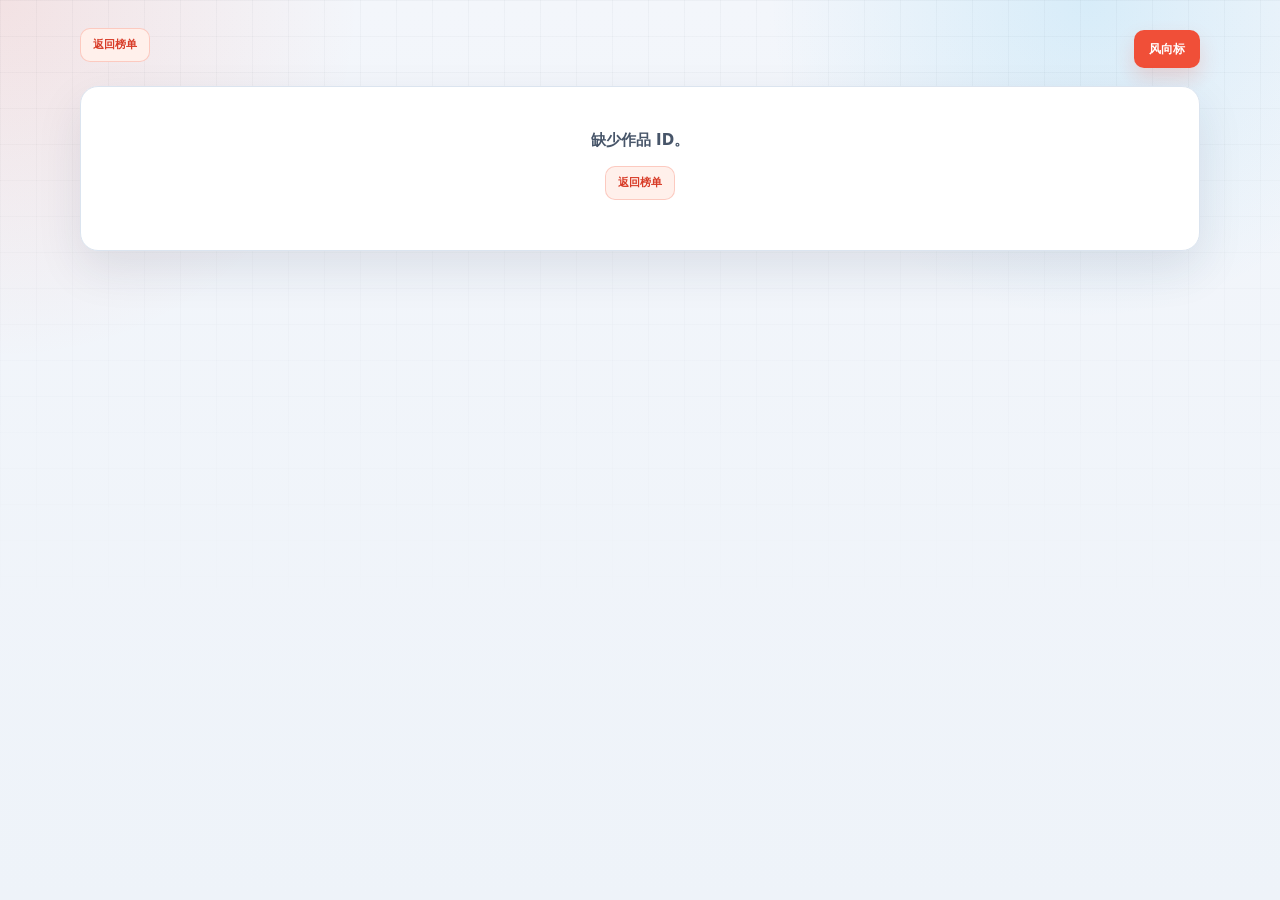
<file: book.html>
<!DOCTYPE html>
<html lang="zh-CN">
<head>
    <meta charset="UTF-8">
    <meta name="viewport" content="width=device-width, initial-scale=1.0">
    <title>作品详情 · 番茄新书榜</title>
    <link rel="stylesheet" href="css/style.css">
    <meta name="description" content="番茄小说作品详情、在读趋势与历史上榜记录">
</head>
<body class="book-page">
    <main class="book-shell">
        <header class="book-topbar">
            <a href="index.html" class="back-link">返回榜单</a>
            <a href="trend.html" class="trend-link-btn">风向标</a>
        </header>

        <section id="book-detail" class="book-detail-page">
            <div class="book-loading">正在读取作品详情...</div>
        </section>
    </main>

    <script src="js/book.js"></script>
</body>
</html>
</file>
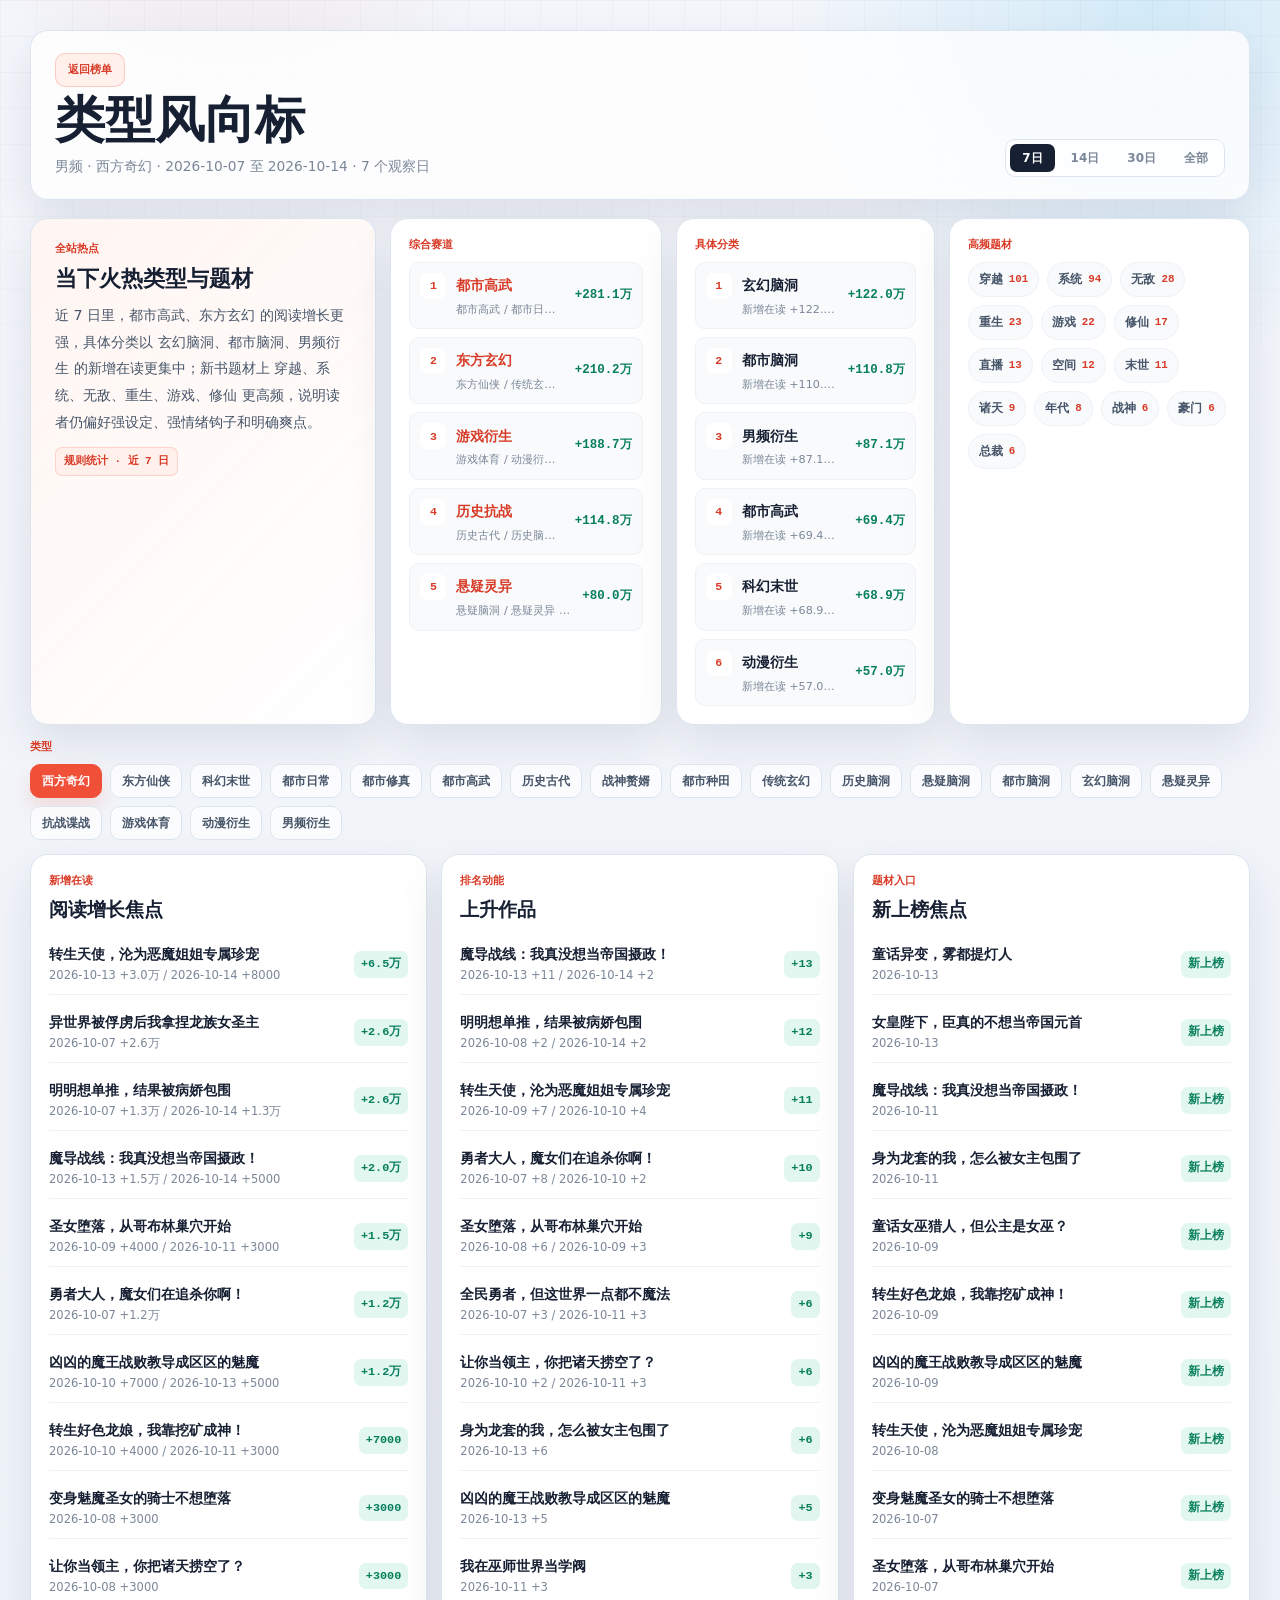
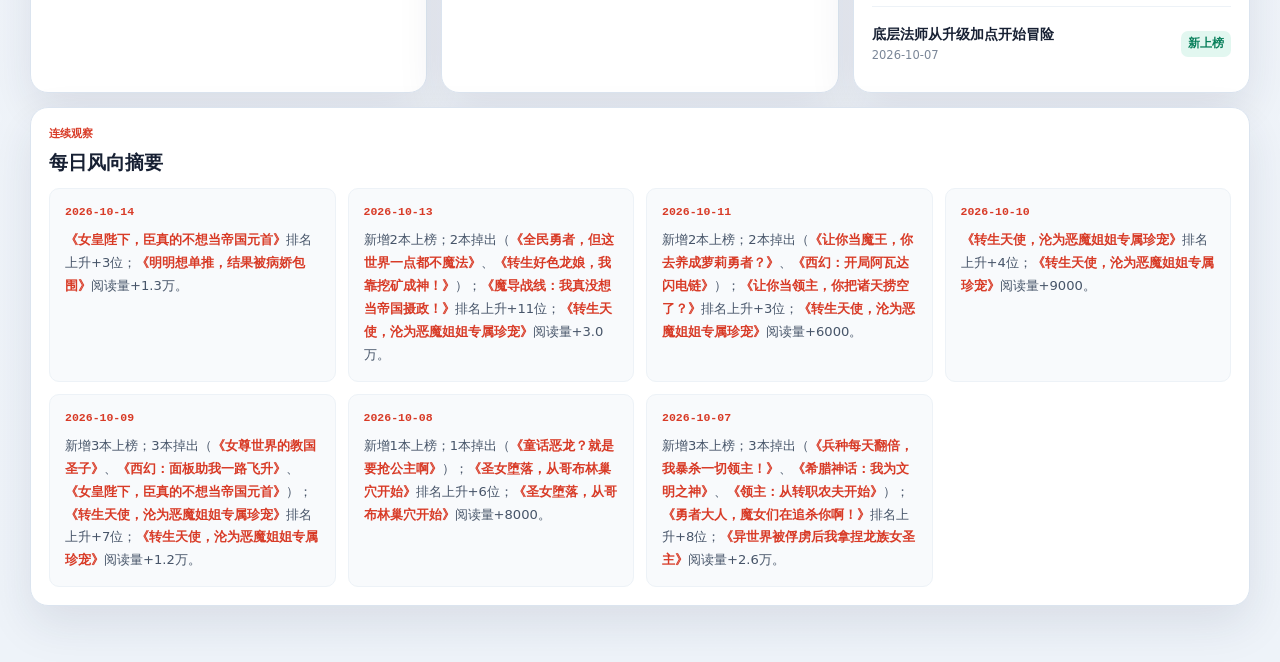
<file: trend.html>
<!DOCTYPE html>
<html lang="zh-CN">
<head>
    <meta charset="UTF-8">
    <meta name="viewport" content="width=device-width, initial-scale=1.0">
    <title>类型风向标 · 番茄男频新书榜趋势分析</title>
    <link rel="stylesheet" href="css/style.css">
    <meta name="description" content="按类型聚合番茄小说新书榜多日趋势（男频为主，女频辅助）。">
</head>
<body class="trend-page">
    <div class="trend-shell">
        <header class="trend-topbar">
            <div>
                <a href="index.html" class="back-link">返回榜单</a>
                <h1>类型风向标</h1>
                <p id="trend-subtitle">加载中...</p>
            </div>
            <div class="trend-controls">
                <div class="trend-range" id="trend-range">
                    <button class="range-btn active" data-days="7">7日</button>
                    <button class="range-btn" data-days="14">14日</button>
                    <button class="range-btn" data-days="30">30日</button>
                    <button class="range-btn" data-days="all">全部</button>
                </div>
            </div>
        </header>

        <main>
            <section class="market-board">
                <article class="market-summary-card">
                    <span class="panel-kicker">全站热点</span>
                    <h2>当下火热类型与题材</h2>
                    <p id="market-summary">正在读取最新榜单和近期趋势。</p>
                    <small id="market-source" class="market-source">统计中</small>
                </article>
                <article class="market-card">
                    <span class="panel-kicker">综合赛道</span>
                    <div id="hot-genre-list" class="hot-list"></div>
                </article>
                <article class="market-card">
                    <span class="panel-kicker">具体分类</span>
                    <div id="hot-type-list" class="hot-list"></div>
                </article>
                <article class="market-card">
                    <span class="panel-kicker">高频题材</span>
                    <div id="hot-theme-list" class="theme-cloud"></div>
                </article>
            </section>

            <section class="type-filter-panel">
                <span class="panel-kicker">类型</span>
                <div id="trend-category-buttons" class="trend-category-buttons"></div>
            </section>

            <section class="trend-grid">
                <article class="trend-block">
                    <span class="panel-kicker">新增在读</span>
                    <h2>阅读增长焦点</h2>
                    <div id="reads-list" class="compact-list"></div>
                </article>

                <article class="trend-block">
                    <span class="panel-kicker">排名动能</span>
                    <h2>上升作品</h2>
                    <div id="risers-list" class="compact-list"></div>
                </article>

                <article class="trend-block">
                    <span class="panel-kicker">题材入口</span>
                    <h2>新上榜焦点</h2>
                    <div id="new-books-list" class="compact-list"></div>
                </article>

                <article class="trend-block trend-block-wide">
                    <span class="panel-kicker">连续观察</span>
                    <h2>每日风向摘要</h2>
                    <div id="summary-feed" class="summary-feed"></div>
                </article>
            </section>
        </main>
    </div>

    <script src="js/trend.js"></script>
</body>
</html>
</file>
<file: css/style.css>
/* ============================================================
   Fanqie Rank Tracker - Tomato Signal Dashboard
   Based on Open Design "dashboard": compact cards, cool surfaces,
   status-first information design. Adapted with Fanqie tomato red
   and readable Chinese data typography.
   ============================================================ */

:root {
    --bg: #f3f6fb;
    --bg-strong: #e8eef7;
    --surface: #ffffff;
    --surface-soft: #f8fafc;
    --surface-tint: #fff4f0;
    --surface-cool: #eef6ff;
    --panel: rgba(255, 255, 255, 0.86);
    --panel-solid: #ffffff;
    --border: #dbe4ef;
    --border-soft: #edf2f7;
    --border-strong: #c8d4e3;

    --text-primary: #172033;
    --text-secondary: #475569;
    --text-muted: #7b8798;
    --text-faint: #a8b3c3;

    --accent: #f04f38;
    --accent-strong: #d83b27;
    --accent-soft: rgba(240, 79, 56, 0.1);
    --accent-wash: #fff0eb;
    --accent-on: #ffffff;

    --info: #0ea5e9;
    --info-soft: rgba(14, 165, 233, 0.1);
    --green: #10b981;
    --green-soft: rgba(16, 185, 129, 0.12);
    --red: #ef4444;
    --red-soft: rgba(239, 68, 68, 0.1);
    --amber: #f59e0b;
    --amber-soft: rgba(245, 158, 11, 0.13);
    --purple: #7c3aed;

    --shadow-card: 0 18px 46px rgba(25, 39, 64, 0.1);
    --shadow-hover: 0 22px 54px rgba(25, 39, 64, 0.16);
    --ring: 0 0 0 4px rgba(240, 79, 56, 0.14);

    --radius-xl: 18px;
    --radius-lg: 14px;
    --radius-md: 10px;
    --radius-sm: 7px;
    --radius-pill: 999px;

    --sidebar-w: 282px;
    --font-display: Inter, "PingFang SC", "Microsoft YaHei", system-ui, sans-serif;
    --font-body: Inter, "PingFang SC", "Microsoft YaHei", system-ui, sans-serif;
    --font-mono: "IBM Plex Mono", "SFMono-Regular", Consolas, ui-monospace, monospace;
}

* {
    box-sizing: border-box;
    margin: 0;
    padding: 0;
}

html {
    color-scheme: light;
}

body {
    min-height: 100vh;
    background:
        radial-gradient(circle at top left, rgba(240, 79, 56, 0.12), transparent 360px),
        radial-gradient(circle at 85% 0, rgba(14, 165, 233, 0.12), transparent 320px),
        linear-gradient(180deg, var(--bg) 0%, #eef3f9 100%);
    color: var(--text-primary);
    font-family: var(--font-body);
    font-size: 15px;
    line-height: 1.55;
    overflow-x: hidden;
    -webkit-font-smoothing: antialiased;
    text-rendering: optimizeLegibility;
}

body::before {
    content: "";
    position: fixed;
    inset: 0;
    pointer-events: none;
    background-image:
        linear-gradient(rgba(23, 32, 51, 0.035) 1px, transparent 1px),
        linear-gradient(90deg, rgba(23, 32, 51, 0.035) 1px, transparent 1px);
    background-size: 36px 36px;
    mask-image: linear-gradient(180deg, rgba(0, 0, 0, 0.85), transparent 70%);
    z-index: -1;
}

button,
select,
input {
    font: inherit;
}

button,
a,
select {
    -webkit-tap-highlight-color: transparent;
}

button:focus-visible,
a:focus-visible,
select:focus-visible,
input:focus-visible {
    outline: none;
    box-shadow: var(--ring);
}

::selection {
    background: rgba(240, 79, 56, 0.2);
    color: var(--text-primary);
}

::-webkit-scrollbar {
    width: 10px;
    height: 10px;
}

::-webkit-scrollbar-track {
    background: transparent;
}

::-webkit-scrollbar-thumb {
    background: #cbd6e4;
    border: 3px solid transparent;
    border-radius: var(--radius-pill);
    background-clip: content-box;
}

::-webkit-scrollbar-thumb:hover {
    background: #aebbd0;
    border: 3px solid transparent;
    background-clip: content-box;
}

.app-container {
    display: flex;
    min-height: 100vh;
}

/* ===== Sidebar ===== */
.sidebar {
    width: var(--sidebar-w);
    flex-shrink: 0;
    position: sticky;
    top: 0;
    z-index: 100;
    height: 100vh;
    padding: 24px 14px;
    overflow-y: auto;
    background: rgba(255, 255, 255, 0.78);
    border-right: 1px solid var(--border);
    backdrop-filter: blur(18px);
    -webkit-backdrop-filter: blur(18px);
    transition: transform 0.22s cubic-bezier(0.2, 0, 0, 1);
}

.sidebar-header {
    margin-bottom: 22px;
    padding: 14px 12px 18px;
    border-bottom: 1px solid var(--border-soft);
}

.sidebar-header h1 {
    position: relative;
    padding-left: 18px;
    color: var(--text-primary);
    font-family: var(--font-display);
    font-size: 1.2rem;
    font-weight: 760;
    line-height: 1.2;
}

.sidebar-header h1::before {
    content: "";
    position: absolute;
    left: 0;
    top: 0.18em;
    width: 8px;
    height: 1.05em;
    border-radius: var(--radius-pill);
    background: linear-gradient(180deg, var(--accent), var(--info));
}

.sidebar-subtitle {
    margin-top: 7px;
    color: var(--text-secondary);
    font-size: 0.78rem;
    font-weight: 650;
}

.update-date {
    display: inline-flex;
    margin-top: 10px;
    padding: 5px 8px;
    border: 1px solid var(--border);
    border-radius: var(--radius-sm);
    background: var(--surface-soft);
    color: var(--text-muted);
    font-family: var(--font-mono);
    font-size: 0.68rem;
    font-weight: 650;
}

.channel-switch {
    display: grid;
    grid-template-columns: 1fr 1fr;
    gap: 6px;
    margin-top: 12px;
}

.channel-btn {
    border: 1px solid var(--border);
    border-radius: var(--radius-sm);
    background: var(--surface-soft);
    color: var(--text-secondary);
    padding: 7px 8px;
    font-size: 0.8rem;
    font-weight: 700;
    cursor: pointer;
    transition: all 0.15s ease;
}

.channel-btn:hover {
    border-color: var(--border-strong);
    color: var(--text-primary);
}

.channel-btn.active {
    background: var(--accent);
    border-color: var(--accent);
    color: var(--accent-on);
    box-shadow: var(--ring);
}

.channel-btn[data-channel="female"].active {
    background: #7c3aed;
    border-color: #7c3aed;
    box-shadow: 0 0 0 4px rgba(124, 58, 237, 0.14);
}

.channel-pill {
    display: inline-flex;
    align-items: center;
    margin-left: 8px;
    padding: 2px 8px;
    border-radius: var(--radius-pill);
    background: var(--accent-soft);
    color: var(--accent-strong);
    font-size: 0.72rem;
    font-weight: 700;
    vertical-align: middle;
}

.channel-pill.female {
    background: rgba(124, 58, 237, 0.12);
    color: #6d28d9;
}

.header-left {
    display: flex;
    align-items: center;
    flex-wrap: wrap;
    gap: 4px;
}

.category-nav ul {
    list-style: none;
}

.category-nav li {
    min-height: 38px;
    margin-bottom: 4px;
    padding: 9px 10px;
    border: 1px solid transparent;
    border-radius: var(--radius-md);
    color: var(--text-secondary);
    cursor: pointer;
    display: flex;
    align-items: center;
    justify-content: space-between;
    gap: 8px;
    font-size: 0.88rem;
    font-weight: 620;
    transition:
        background-color 0.18s ease,
        border-color 0.18s ease,
        color 0.18s ease,
        transform 0.18s ease;
}

.category-nav li:hover {
    background: var(--surface-soft);
    border-color: var(--border);
    color: var(--text-primary);
    transform: translateX(2px);
}

.category-nav li.active {
    background: var(--accent-wash);
    border-color: rgba(240, 79, 56, 0.22);
    color: var(--accent-strong);
}

.cat-badge {
    min-width: 28px;
    padding: 2px 7px;
    border-radius: var(--radius-pill);
    font-family: var(--font-mono);
    font-size: 0.68rem;
    font-weight: 760;
    text-align: center;
}

.cat-badge.new {
    background: var(--green-soft);
    color: #087f5b;
}

/* ===== Main Layout ===== */
.main-content {
    flex: 1;
    min-width: 0;
    padding: 28px 34px 48px;
}

.main-header {
    display: flex;
    align-items: flex-start;
    justify-content: space-between;
    gap: 20px;
    margin-bottom: 20px;
}

.header-left {
    flex-shrink: 0;
    min-width: 0;
}

.main-header h2 {
    color: var(--text-primary);
    font-family: var(--font-display);
    font-size: clamp(1.65rem, 2.4vw, 2.35rem);
    font-weight: 780;
    line-height: 1.08;
    letter-spacing: 0;
}

.main-header h2::after {
    content: "排名追踪 / 趋势信号";
    display: block;
    margin-top: 8px;
    color: var(--text-muted);
    font-family: var(--font-body);
    font-size: 0.78rem;
    font-weight: 650;
}

.header-right {
    display: flex;
    align-items: center;
    justify-content: flex-end;
    flex-wrap: wrap;
    gap: 10px;
}

.github-link-btn,
.trend-link-btn,
.preset-btn,
.date-picker-btn,
.date-nav-btn,
.mobile-menu-btn,
.range-btn,
.category-chip,
.back-link,
.source-link-btn,
.hot-type-row,
.book-copy-btn {
    transition:
        background-color 0.18s ease,
        border-color 0.18s ease,
        color 0.18s ease,
        box-shadow 0.18s ease,
        transform 0.18s ease;
}

.github-link-btn {
    min-height: 36px;
    padding: 8px 12px;
    border: 1px solid var(--border);
    border-radius: var(--radius-md);
    background: var(--surface);
    color: var(--text-primary);
    display: inline-flex;
    align-items: center;
    justify-content: center;
    gap: 7px;
    font-size: 0.78rem;
    font-weight: 760;
    text-decoration: none;
    white-space: nowrap;
}

.github-link-btn svg {
    width: 16px;
    height: 16px;
    fill: currentColor;
    flex: 0 0 auto;
}

.github-link-btn:hover {
    border-color: var(--text-primary);
    background: var(--text-primary);
    color: #ffffff;
    transform: translateY(-1px);
}

.trend-link-btn {
    min-height: 36px;
    padding: 8px 14px;
    border: 1px solid rgba(240, 79, 56, 0.24);
    border-radius: var(--radius-md);
    background: var(--accent);
    color: var(--accent-on);
    display: inline-flex;
    align-items: center;
    justify-content: center;
    font-size: 0.78rem;
    font-weight: 760;
    text-decoration: none;
    white-space: nowrap;
    box-shadow: 0 10px 20px rgba(240, 79, 56, 0.18);
}

.trend-link-btn:hover {
    background: var(--accent-strong);
    transform: translateY(-1px);
}

.date-presets,
.trend-range {
    display: inline-flex;
    gap: 4px;
    padding: 4px;
    border: 1px solid var(--border);
    border-radius: var(--radius-md);
    background: rgba(255, 255, 255, 0.7);
}

.preset-btn,
.range-btn {
    height: 28px;
    padding: 0 12px;
    border: 0;
    border-radius: var(--radius-sm);
    background: transparent;
    color: var(--text-muted);
    cursor: pointer;
    font-size: 0.75rem;
    font-weight: 720;
    white-space: nowrap;
}

.preset-btn:hover,
.range-btn:hover {
    background: var(--surface-soft);
    color: var(--text-primary);
}

.preset-btn.active,
.range-btn.active {
    background: var(--text-primary);
    color: #ffffff;
}

.date-picker-wrap {
    display: inline-flex;
    align-items: center;
    gap: 5px;
    position: relative;
}

.date-picker-btn {
    min-height: 36px;
    padding: 8px 12px;
    border: 1px solid var(--border);
    border-radius: var(--radius-md);
    background: var(--surface);
    color: var(--text-secondary);
    cursor: pointer;
    display: inline-flex;
    align-items: center;
    gap: 7px;
    font-family: var(--font-mono);
    font-size: 0.76rem;
    font-weight: 650;
    white-space: nowrap;
}

.date-picker-btn:hover {
    border-color: rgba(240, 79, 56, 0.28);
    color: var(--accent-strong);
}

.date-picker-btn .date-icon {
    color: var(--accent);
    font-size: 0.76rem;
}

.date-nav-btn {
    width: 34px;
    height: 34px;
    border: 1px solid var(--border);
    border-radius: var(--radius-md);
    background: var(--surface);
    color: var(--text-muted);
    cursor: pointer;
    display: inline-flex;
    align-items: center;
    justify-content: center;
    font-size: 0.68rem;
}

.date-nav-btn:hover:not(:disabled) {
    border-color: var(--accent);
    color: var(--accent-strong);
    transform: translateY(-1px);
}

.date-nav-btn:disabled {
    opacity: 0.42;
    cursor: not-allowed;
}

.date-picker-btn.is-historical {
    background: var(--accent-wash);
    border-color: rgba(240, 79, 56, 0.28);
    color: var(--accent-strong);
}

.date-input-hidden {
    position: absolute;
    top: 100%;
    right: 0;
    width: 0;
    height: 0;
    border: 0;
    opacity: 0;
    pointer-events: none;
}

.mobile-menu-btn {
    display: none;
    width: 38px;
    height: 38px;
    border: 1px solid var(--border);
    border-radius: var(--radius-md);
    background: var(--surface);
    color: var(--text-primary);
    cursor: pointer;
    font-size: 1rem;
}

.mobile-menu-btn:hover {
    border-color: var(--accent);
    color: var(--accent);
}

/* ===== Trend Panel ===== */
.trend-panel {
    display: grid;
    grid-template-columns: 1fr;
    margin-bottom: 20px;
}

.trend-ai {
    position: relative;
    min-height: 160px;
    padding: 22px 24px 24px;
    border: 1px solid rgba(240, 79, 56, 0.18);
    border-radius: var(--radius-xl);
    background:
        linear-gradient(135deg, rgba(255, 244, 240, 0.9), rgba(255, 255, 255, 0.96)),
        var(--surface);
    box-shadow: var(--shadow-card);
    overflow: hidden;
}

.trend-ai::before {
    content: "";
    position: absolute;
    inset: 0 auto 0 0;
    width: 5px;
    background: linear-gradient(180deg, var(--accent), var(--amber), var(--info));
}

.ai-label,
.panel-kicker,
.back-link {
    color: var(--accent-strong);
    font-family: var(--font-mono);
    font-size: 0.68rem;
    font-weight: 760;
    letter-spacing: 0;
    text-transform: uppercase;
}

.ai-label {
    margin-bottom: 12px;
}

.ai-content {
    color: var(--text-secondary);
    font-size: 0.92rem;
    line-height: 1.85;
    white-space: pre-wrap;
    user-select: text;
}

.ai-content strong,
.summary-item strong {
    padding: 1px 5px;
    border-radius: 4px;
    background: var(--accent-soft);
    color: var(--accent-strong);
    font-weight: 760;
}

.ai-content em {
    color: #087f5b;
    font-style: normal;
    font-weight: 720;
}

.ai-content .cursor {
    display: inline-block;
    width: 2px;
    height: 1.05em;
    margin-left: 2px;
    background: var(--accent);
    vertical-align: text-bottom;
    animation: blink 0.8s steps(1) infinite;
}

@keyframes blink {
    0%, 100% { opacity: 1; }
    50% { opacity: 0; }
}

.ai-loading,
.muted-line {
    color: var(--text-muted);
    font-size: 0.86rem;
}

/* ===== Book Grid ===== */
.books-waterfall {
    display: grid;
    grid-template-columns: repeat(auto-fill, minmax(292px, 1fr));
    gap: 16px;
    align-items: start;
}

.book-card {
    position: relative;
    display: grid;
    grid-template-columns: 98px minmax(0, 1fr);
    min-height: 188px;
    overflow: hidden;
    border: 1px solid var(--border);
    border-radius: var(--radius-xl);
    background: var(--surface);
    color: inherit;
    text-decoration: none;
    box-shadow: var(--shadow-card);
    user-select: text;
    -webkit-user-select: text;
    transition:
        border-color 0.2s ease,
        box-shadow 0.2s ease,
        transform 0.2s ease;
}

.book-card:hover {
    border-color: rgba(240, 79, 56, 0.3);
    box-shadow: var(--shadow-hover);
    transform: translateY(-3px);
}

.book-cover {
    min-height: 188px;
    background:
        linear-gradient(135deg, rgba(240, 79, 56, 0.18), rgba(14, 165, 233, 0.12)),
        var(--surface-cool);
    overflow: hidden;
    position: relative;
}

.book-cover img {
    width: 100%;
    height: 100%;
    min-height: 188px;
    object-fit: cover;
    display: block;
    transition: transform 0.5s ease;
}

.book-card:hover .book-cover img {
    transform: scale(1.04);
}

.no-cover {
    height: 100%;
    min-height: 188px;
    padding: 12px;
    color: var(--text-muted);
    display: flex;
    align-items: center;
    justify-content: center;
    font-size: 0.78rem;
    text-align: center;
}

.book-info {
    min-width: 0;
    padding: 14px 14px 13px;
    display: flex;
    flex-direction: column;
    gap: 8px;
}

.book-title {
    color: var(--text-primary);
    display: -webkit-box;
    overflow: hidden;
    font-family: var(--font-display);
    font-size: 0.98rem;
    font-weight: 760;
    letter-spacing: 0;
    line-height: 1.45;
    -webkit-box-orient: vertical;
    -webkit-line-clamp: 2;
}

.book-meta {
    display: flex;
    align-items: center;
    justify-content: space-between;
    gap: 8px;
    color: var(--text-muted);
    font-size: 0.75rem;
}

.book-author {
    min-width: 0;
    overflow: hidden;
    color: var(--text-secondary);
    font-weight: 650;
    text-overflow: ellipsis;
    white-space: nowrap;
}

.book-reads {
    flex-shrink: 0;
    padding: 3px 7px;
    border: 1px solid rgba(240, 79, 56, 0.18);
    border-radius: var(--radius-pill);
    background: var(--accent-wash);
    color: var(--accent-strong);
    font-family: var(--font-mono);
    font-size: 0.68rem;
    font-weight: 700;
}

.book-intro {
    color: var(--text-muted);
    display: -webkit-box;
    overflow: hidden;
    font-size: 0.78rem;
    line-height: 1.65;
    -webkit-box-orient: vertical;
    -webkit-line-clamp: 3;
}

.book-rank {
    position: absolute;
    left: 10px;
    top: 10px;
    z-index: 10;
    min-width: 32px;
    padding: 4px 8px;
    border: 1px solid rgba(255, 255, 255, 0.42);
    border-radius: var(--radius-md);
    background: rgba(23, 32, 51, 0.78);
    color: #ffffff;
    font-family: var(--font-mono);
    font-size: 0.76rem;
    font-weight: 800;
    text-align: center;
    backdrop-filter: blur(10px);
    -webkit-backdrop-filter: blur(10px);
}

.rank-1 {
    background: linear-gradient(135deg, #ff6a3d, #f59e0b);
    border-color: transparent;
}

.rank-2 {
    background: linear-gradient(135deg, #64748b, #94a3b8);
    border-color: transparent;
}

.rank-3 {
    background: linear-gradient(135deg, #9a6b3d, #d19b61);
    border-color: transparent;
}

.book-change {
    position: absolute;
    right: 10px;
    top: 10px;
    z-index: 10;
    padding: 4px 8px;
    border-radius: var(--radius-md);
    background: rgba(255, 255, 255, 0.86);
    border: 1px solid var(--border);
    font-family: var(--font-mono);
    font-size: 0.68rem;
    font-weight: 800;
    backdrop-filter: blur(10px);
    -webkit-backdrop-filter: blur(10px);
}

.book-change.up {
    color: #087f5b;
}

.book-change.down {
    color: #b91c1c;
}

.book-change.new {
    color: #9a5b00;
}

.book-copy-btn {
    width: max-content;
    max-width: 100%;
    margin-top: auto;
    padding: 6px 10px;
    border: 1px solid var(--border);
    border-radius: var(--radius-md);
    background: var(--surface-soft);
    color: var(--text-secondary);
    cursor: pointer;
    font-size: 0.74rem;
    font-weight: 720;
    white-space: nowrap;
}

.book-copy-btn:hover {
    border-color: rgba(240, 79, 56, 0.28);
    background: var(--accent-wash);
    color: var(--accent-strong);
    transform: translateY(-1px);
}

.book-copy-btn.copied {
    border-color: rgba(16, 185, 129, 0.24);
    background: var(--green-soft);
    color: #087f5b;
}

.empty-state {
    grid-column: 1 / -1;
    padding: 56px 20px;
    border: 1px dashed var(--border-strong);
    border-radius: var(--radius-xl);
    background: rgba(255, 255, 255, 0.72);
    color: var(--text-secondary);
    text-align: center;
}

.empty-state p {
    margin-bottom: 6px;
    font-size: 1rem;
    font-weight: 720;
}

.empty-state .empty-hint {
    color: var(--text-muted);
    font-size: 0.84rem;
    font-weight: 500;
}

/* ===== Book Detail Page ===== */
.book-page {
    min-height: 100vh;
}

.book-shell {
    width: min(1120px, calc(100% - 48px));
    margin: 0 auto;
    padding: 28px 0 56px;
}

.book-topbar {
    margin-bottom: 16px;
    display: flex;
    align-items: center;
    justify-content: space-between;
    gap: 12px;
}

.book-detail-page {
    display: grid;
    gap: 16px;
}

.book-loading,
.book-empty-state {
    padding: 42px 24px;
    border: 1px solid var(--border);
    border-radius: var(--radius-xl);
    background: var(--panel-solid);
    color: var(--text-secondary);
    box-shadow: var(--shadow-card);
    text-align: center;
}

.book-empty-state p {
    margin-bottom: 14px;
    font-weight: 720;
}

.book-detail-hero {
    padding: 22px;
    border: 1px solid var(--border);
    border-radius: var(--radius-xl);
    background:
        linear-gradient(135deg, rgba(255, 244, 240, 0.88), rgba(255, 255, 255, 0.95)),
        var(--surface);
    box-shadow: var(--shadow-card);
    display: grid;
    grid-template-columns: 180px minmax(0, 1fr);
    gap: 22px;
}

.detail-cover {
    min-height: 256px;
    overflow: hidden;
    border-radius: var(--radius-lg);
    background:
        linear-gradient(135deg, rgba(240, 79, 56, 0.18), rgba(14, 165, 233, 0.12)),
        var(--surface-cool);
}

.detail-cover img {
    width: 100%;
    height: 100%;
    min-height: 256px;
    object-fit: cover;
    display: block;
}

.detail-main {
    min-width: 0;
    display: flex;
    flex-direction: column;
    align-items: flex-start;
}

.detail-main h1 {
    margin-bottom: 8px;
    color: var(--text-primary);
    font-family: var(--font-display);
    font-size: clamp(1.7rem, 3vw, 2.6rem);
    font-weight: 800;
    line-height: 1.12;
}

.detail-author {
    color: var(--text-secondary);
    font-size: 0.9rem;
    font-weight: 650;
}

.detail-stats {
    width: 100%;
    margin: 18px 0;
    display: grid;
    grid-template-columns: repeat(3, minmax(0, 1fr));
    gap: 10px;
}

.detail-stats span {
    min-width: 0;
    padding: 12px;
    border: 1px solid var(--border-soft);
    border-radius: var(--radius-md);
    background: rgba(255, 255, 255, 0.7);
}

.detail-stats strong,
.detail-stats small {
    display: block;
}

.detail-stats strong {
    color: var(--accent-strong);
    font-family: var(--font-mono);
    font-size: 1rem;
    font-weight: 800;
}

.detail-stats small {
    margin-top: 4px;
    color: var(--text-muted);
    font-size: 0.72rem;
    font-weight: 700;
}

.detail-intro {
    color: var(--text-secondary);
    font-size: 0.92rem;
    line-height: 1.9;
}

.source-link-btn {
    min-height: 38px;
    padding: 9px 14px;
    border: 1px solid rgba(240, 79, 56, 0.24);
    border-radius: var(--radius-md);
    background: var(--accent);
    color: var(--accent-on);
    display: inline-flex;
    align-items: center;
    justify-content: center;
    font-size: 0.82rem;
    font-weight: 760;
    text-decoration: none;
    white-space: nowrap;
    box-shadow: 0 10px 20px rgba(240, 79, 56, 0.18);
}

.detail-actions {
    margin-top: 18px;
    display: flex;
    flex-wrap: wrap;
    gap: 10px;
}

.detail-actions .book-copy-btn {
    min-height: 38px;
    margin-top: 0;
}

.source-link-btn:hover {
    background: var(--accent-strong);
    transform: translateY(-1px);
}

.book-detail-grid {
    display: grid;
    grid-template-columns: minmax(0, 1.4fr) minmax(280px, 0.8fr);
    gap: 16px;
}

.detail-panel {
    padding: 18px;
    border: 1px solid var(--border);
    border-radius: var(--radius-xl);
    background: var(--panel-solid);
    box-shadow: var(--shadow-card);
}

.detail-panel h2 {
    margin-bottom: 14px;
    color: var(--text-primary);
    font-size: 1.18rem;
    font-weight: 760;
}

.reads-chart-wrap {
    width: 100%;
    overflow-x: auto;
}

.reads-chart-frame {
    position: relative;
    min-width: 620px;
}

.reads-chart {
    display: block;
    width: 100%;
    height: auto;
}

.chart-grid {
    stroke: rgba(219, 228, 239, 0.72);
    stroke-width: 1;
}

.chart-axis-base {
    stroke: var(--border-strong);
    stroke-width: 1;
}

.chart-axis-label,
.chart-date-label {
    fill: var(--text-muted);
    font-family: var(--font-mono);
    font-size: 0.68rem;
    font-weight: 650;
}

.reads-line {
    fill: none;
    stroke: var(--accent);
    stroke-width: 2.4;
    stroke-linecap: round;
    stroke-linejoin: round;
}

.chart-hover-line {
    opacity: 0;
    stroke: var(--border-strong);
    stroke-dasharray: 4 4;
    stroke-width: 1;
}

.chart-hover-line.show {
    opacity: 1;
}

.reads-hover-point {
    opacity: 0;
    fill: var(--accent);
    stroke: #ffffff;
    stroke-width: 2.4;
}

.reads-hover-point.show {
    opacity: 1;
}

.chart-hit-area {
    fill: transparent;
    cursor: crosshair;
    pointer-events: all;
}

.reads-tooltip {
    position: absolute;
    z-index: 5;
    min-width: 178px;
    padding: 14px 16px;
    border: 1px solid var(--border-soft);
    border-radius: var(--radius-sm);
    background: var(--surface);
    box-shadow: var(--shadow-card);
    color: var(--text-secondary);
    pointer-events: none;
}

.reads-tooltip time {
    display: block;
    margin-bottom: 10px;
    padding-bottom: 10px;
    border-bottom: 1px solid var(--border-soft);
    color: var(--text-muted);
    font-family: var(--font-mono);
    font-size: 0.74rem;
    font-weight: 650;
}

.reads-tooltip div {
    display: grid;
    grid-template-columns: auto 1fr auto;
    align-items: center;
    gap: 8px;
    font-size: 0.8rem;
}

.reads-tooltip i {
    width: 7px;
    height: 7px;
    border-radius: var(--radius-pill);
    background: var(--accent);
}

.reads-tooltip strong {
    color: var(--text-primary);
    font-family: var(--font-mono);
    font-size: 0.78rem;
    font-weight: 800;
}

.book-history-list {
    display: flex;
    flex-direction: column;
}

.book-history-row {
    padding: 10px 0;
    border-bottom: 1px solid var(--border-soft);
    display: grid;
    grid-template-columns: minmax(76px, auto) minmax(0, 1fr) auto;
    align-items: center;
    gap: 10px;
}

.book-history-row:last-child {
    border-bottom: 0;
}

.book-history-row time {
    color: var(--accent-strong);
    font-family: var(--font-mono);
    font-size: 0.72rem;
    font-weight: 760;
}

.book-history-row strong {
    min-width: 0;
    overflow: hidden;
    color: var(--text-primary);
    font-size: 0.82rem;
    font-weight: 720;
    text-overflow: ellipsis;
    white-space: nowrap;
}

.book-history-row span {
    color: #087f5b;
    font-family: var(--font-mono);
    font-size: 0.74rem;
    font-weight: 800;
}

.copy-toast {
    position: fixed;
    left: 50%;
    bottom: 28px;
    z-index: 9999;
    padding: 10px 18px;
    border: 1px solid rgba(16, 185, 129, 0.22);
    border-radius: var(--radius-pill);
    background: rgba(255, 255, 255, 0.92);
    box-shadow: var(--shadow-card);
    color: #087f5b;
    font-size: 0.8rem;
    font-weight: 720;
    opacity: 0;
    pointer-events: none;
    transform: translateX(-50%) translateY(16px);
    transition: all 0.22s ease;
}

.copy-toast.show {
    opacity: 1;
    transform: translateX(-50%) translateY(0);
}

/* ===== Trend Analysis Page ===== */
.trend-page {
    background:
        radial-gradient(circle at 18% -10%, rgba(240, 79, 56, 0.14), transparent 340px),
        radial-gradient(circle at 90% 0, rgba(14, 165, 233, 0.14), transparent 360px),
        linear-gradient(180deg, #f3f6fb 0%, #eef3f9 100%);
}

.trend-shell {
    width: min(1220px, calc(100% - 48px));
    margin: 0 auto;
    padding: 30px 0 56px;
}

.trend-topbar {
    margin-bottom: 18px;
    padding: 22px 24px;
    border: 1px solid var(--border);
    border-radius: var(--radius-xl);
    background: rgba(255, 255, 255, 0.78);
    box-shadow: var(--shadow-card);
    display: flex;
    align-items: flex-end;
    justify-content: space-between;
    gap: 22px;
}

.back-link {
    display: inline-flex;
    align-items: center;
    justify-content: center;
    margin-bottom: 8px;
    min-height: 34px;
    padding: 7px 12px;
    border: 1px solid rgba(240, 79, 56, 0.24);
    border-radius: var(--radius-md);
    background: var(--accent-wash);
    color: var(--accent-strong);
    text-decoration: none;
    font-family: var(--font-body);
    text-transform: none;
}

.back-link:hover {
    background: var(--accent);
    color: var(--accent-on);
    transform: translateY(-1px);
}

.trend-topbar h1 {
    color: var(--text-primary);
    font-family: var(--font-display);
    font-size: clamp(2rem, 4vw, 3.1rem);
    font-weight: 780;
    line-height: 1.02;
}

.trend-topbar p {
    margin-top: 10px;
    color: var(--text-muted);
    font-size: 0.86rem;
}

.trend-controls {
    display: flex;
    align-items: center;
    justify-content: flex-end;
    flex-wrap: wrap;
    gap: 10px;
}

.market-board,
.trend-grid {
    display: grid;
    gap: 14px;
}

.market-board {
    grid-template-columns: minmax(320px, 1.15fr) minmax(230px, 0.9fr) minmax(220px, 0.86fr) minmax(260px, 1fr);
    margin-bottom: 14px;
}

.type-filter-panel {
    margin-bottom: 14px;
}

.trend-category-buttons {
    display: flex;
    flex-wrap: wrap;
    gap: 8px;
}

.category-chip {
    min-height: 34px;
    padding: 7px 11px;
    border: 1px solid var(--border);
    border-radius: var(--radius-md);
    background: rgba(255, 255, 255, 0.72);
    color: var(--text-secondary);
    cursor: pointer;
    font-size: 0.78rem;
    font-weight: 720;
    line-height: 1;
    white-space: nowrap;
}

.category-chip:hover {
    border-color: rgba(240, 79, 56, 0.28);
    background: var(--accent-wash);
    color: var(--accent-strong);
    transform: translateY(-1px);
}

.category-chip.active {
    border-color: var(--accent);
    background: var(--accent);
    color: var(--accent-on);
    box-shadow: 0 10px 20px rgba(240, 79, 56, 0.16);
}

.trend-grid {
    grid-template-columns: repeat(3, minmax(0, 1fr));
}

.market-summary-card,
.market-card,
.trend-block {
    border: 1px solid var(--border);
    border-radius: var(--radius-xl);
    background: var(--panel-solid);
    box-shadow: var(--shadow-card);
}

.market-summary-card {
    padding: 22px 24px;
    background:
        linear-gradient(135deg, rgba(255, 244, 240, 0.88), rgba(255, 255, 255, 0.95)),
        var(--surface);
}

.market-summary-card h2 {
    margin-bottom: 10px;
    color: var(--text-primary);
    font-size: 1.35rem;
    font-weight: 760;
    line-height: 1.22;
}

.market-summary-card p {
    color: var(--text-secondary);
    font-size: 0.9rem;
    line-height: 1.85;
}

.market-source {
    display: inline-flex;
    margin-top: 12px;
    padding: 5px 8px;
    border: 1px solid rgba(240, 79, 56, 0.18);
    border-radius: var(--radius-sm);
    background: var(--accent-wash);
    color: var(--accent-strong);
    font-family: var(--font-mono);
    font-size: 0.68rem;
    font-weight: 760;
}

.market-card,
.trend-block {
    padding: 18px;
}

.panel-kicker {
    display: block;
    margin-bottom: 8px;
}

.hot-list,
.compact-list {
    display: flex;
    flex-direction: column;
    gap: 8px;
}

.hot-type-row {
    width: 100%;
    padding: 10px;
    border: 1px solid var(--border-soft);
    border-radius: var(--radius-md);
    background: var(--surface-soft);
    color: inherit;
    cursor: pointer;
    display: grid;
    grid-template-columns: 26px minmax(0, 1fr) auto;
    align-items: center;
    column-gap: 10px;
    row-gap: 2px;
    text-align: left;
}

.hot-type-row:not(.hot-type-row-static):hover {
    border-color: rgba(240, 79, 56, 0.24);
    background: var(--accent-wash);
    transform: translateY(-1px);
}

.hot-type-row-static {
    cursor: default;
}

.hot-type-row span {
    width: 26px;
    height: 26px;
    border-radius: var(--radius-sm);
    background: var(--surface);
    color: var(--accent-strong);
    display: inline-flex;
    align-items: center;
    justify-content: center;
    font-family: var(--font-mono);
    font-size: 0.72rem;
    font-weight: 800;
}

.hot-type-row strong {
    min-width: 0;
    overflow: hidden;
    color: var(--text-primary);
    font-size: 0.88rem;
    font-weight: 760;
    text-overflow: ellipsis;
    white-space: nowrap;
}

.hot-type-row small {
    grid-column: 2 / 3;
    min-width: 0;
    overflow: hidden;
    color: var(--text-muted);
    font-size: 0.7rem;
    text-overflow: ellipsis;
    white-space: nowrap;
}

.hot-type-row em {
    grid-column: 3 / 4;
    grid-row: 1 / 3;
    color: #087f5b;
    font-family: var(--font-mono);
    font-size: 0.78rem;
    font-style: normal;
    font-weight: 800;
}

.genre-row strong {
    color: var(--accent-strong);
}

.theme-cloud {
    display: flex;
    align-content: flex-start;
    flex-wrap: wrap;
    gap: 8px;
}

.theme-chip {
    padding: 7px 10px;
    border: 1px solid var(--border-soft);
    border-radius: var(--radius-pill);
    background: var(--surface-soft);
    color: var(--text-secondary);
    display: inline-flex;
    align-items: center;
    gap: 6px;
    font-size: 0.77rem;
    font-weight: 720;
}

.theme-chip small {
    color: var(--accent-strong);
    font-family: var(--font-mono);
    font-size: 0.68rem;
}

.trend-block {
    min-height: 250px;
}

.trend-block-wide {
    grid-column: 1 / -1;
}

.trend-block h2 {
    margin-bottom: 14px;
    color: var(--text-primary);
    font-size: 1.18rem;
    font-weight: 760;
    line-height: 1.25;
}

.compact-row {
    padding: 9px 0;
    border-bottom: 1px solid var(--border-soft);
    display: flex;
    align-items: center;
    justify-content: space-between;
    gap: 12px;
}

.compact-row-link {
    color: inherit;
    text-decoration: none;
}

.compact-row-link:hover strong {
    color: var(--accent-strong);
}

.compact-row:last-child {
    border-bottom: 0;
}

.compact-row strong {
    color: var(--text-primary);
    display: -webkit-box;
    overflow: hidden;
    font-size: 0.88rem;
    font-weight: 720;
    line-height: 1.5;
    -webkit-box-orient: vertical;
    -webkit-line-clamp: 2;
}

.compact-row small {
    display: block;
    margin-top: 2px;
    color: var(--text-muted);
    font-size: 0.72rem;
}

.compact-row span {
    flex-shrink: 0;
    padding: 4px 7px;
    border-radius: var(--radius-sm);
    background: var(--green-soft);
    color: #087f5b;
    font-family: var(--font-mono);
    font-size: 0.74rem;
    font-weight: 800;
}

.summary-feed {
    display: grid;
    grid-template-columns: repeat(auto-fit, minmax(260px, 1fr));
    gap: 12px;
}

.summary-item {
    padding: 14px 15px;
    border: 1px solid var(--border-soft);
    border-radius: var(--radius-md);
    background: var(--surface-soft);
}

.summary-item time {
    display: block;
    margin-bottom: 8px;
    color: var(--accent-strong);
    font-family: var(--font-mono);
    font-size: 0.72rem;
    font-weight: 760;
}

.summary-item div {
    color: var(--text-secondary);
    font-size: 0.82rem;
    line-height: 1.75;
}

.book-mark {
    color: var(--accent-strong);
    font-weight: 760;
}

/* ===== Responsive ===== */
@media (max-width: 1180px) {
    .trend-panel,
    .market-board {
        grid-template-columns: 1fr;
    }

    .trend-grid {
        grid-template-columns: repeat(2, minmax(0, 1fr));
    }
}

@media (max-width: 860px) {
    .sidebar {
        position: fixed;
        left: 0;
        top: 0;
        z-index: 1000;
        width: min(86vw, 300px);
        box-shadow: 18px 0 48px rgba(25, 39, 64, 0.24);
        transform: translateX(-100%);
    }

    .sidebar.open {
        transform: translateX(0);
    }

    .sidebar-overlay {
        position: fixed;
        inset: 0;
        z-index: 999;
        display: none;
        background: rgba(23, 32, 51, 0.34);
        backdrop-filter: blur(3px);
        -webkit-backdrop-filter: blur(3px);
    }

    .sidebar-overlay.show {
        display: block;
    }

    .mobile-menu-btn {
        display: inline-flex;
        align-items: center;
        justify-content: center;
    }

    .main-content {
        padding: 18px 14px 36px;
    }

    .main-header {
        display: grid;
        grid-template-columns: 38px minmax(0, 1fr);
        align-items: flex-start;
        column-gap: 10px;
        row-gap: 12px;
    }

    .trend-topbar {
        align-items: flex-start;
        flex-direction: column;
    }

    .mobile-menu-btn {
        grid-column: 1;
        grid-row: 1;
        margin-top: 2px;
    }

    .header-left {
        grid-column: 2;
        grid-row: 1;
    }

    .header-right {
        grid-column: 1 / -1;
    }

    .header-right,
    .trend-controls {
        width: 100%;
        justify-content: flex-start;
    }

    .books-waterfall,
    .book-detail-grid,
    .trend-grid {
        grid-template-columns: 1fr;
    }

    .trend-shell {
        width: min(100% - 28px, 1220px);
        padding-top: 18px;
    }

    .book-shell {
        width: min(100% - 28px, 1120px);
        padding-top: 18px;
    }

}

@media (max-width: 560px) {
    body::before {
        background-size: 28px 28px;
    }

    .main-header h2 {
        font-size: 1.46rem;
    }

    .header-right {
        gap: 8px;
    }

    .github-link-btn,
    .trend-link-btn,
    .date-picker-btn {
        min-height: 34px;
    }

    .date-presets,
    .date-picker-wrap,
    .trend-range {
        width: 100%;
        min-width: 0;
    }

    .date-presets .preset-btn,
    .trend-range .range-btn {
        flex: 1;
        min-width: 0;
        padding-inline: 6px;
    }

    .date-picker-btn {
        flex: 1;
        justify-content: center;
    }

    .trend-range {
        grid-column: 1 / -1;
        display: grid;
        grid-template-columns: repeat(4, minmax(0, 1fr));
    }

    .trend-shell {
        width: 100%;
        padding-inline: 14px;
    }

    .book-shell {
        width: 100%;
        padding-inline: 14px;
    }

    .book-detail-hero {
        grid-template-columns: 1fr;
        padding: 16px;
    }

    .detail-cover {
        width: min(180px, 100%);
        min-height: 252px;
    }

    .detail-stats {
        grid-template-columns: 1fr;
    }

    .reads-chart-frame {
        min-width: 560px;
    }

    .book-history-row {
        grid-template-columns: 1fr auto;
    }

    .book-history-row time {
        grid-column: 1 / -1;
    }

    .trend-topbar,
    .market-board,
    .trend-grid {
        width: 100%;
        max-width: 100%;
    }

    .market-summary-card,
    .market-card,
    .trend-block {
        min-width: 0;
    }

    .book-card {
        grid-template-columns: 84px minmax(0, 1fr);
        min-height: 170px;
    }

    .book-cover,
    .book-cover img,
    .no-cover {
        min-height: 170px;
    }

    .book-info {
        padding: 12px;
    }

    .book-intro {
        -webkit-line-clamp: 2;
    }

    .trend-ai,
    .trend-topbar,
    .market-summary-card,
    .market-card,
    .trend-block {
        border-radius: var(--radius-lg);
    }
}
</file>
